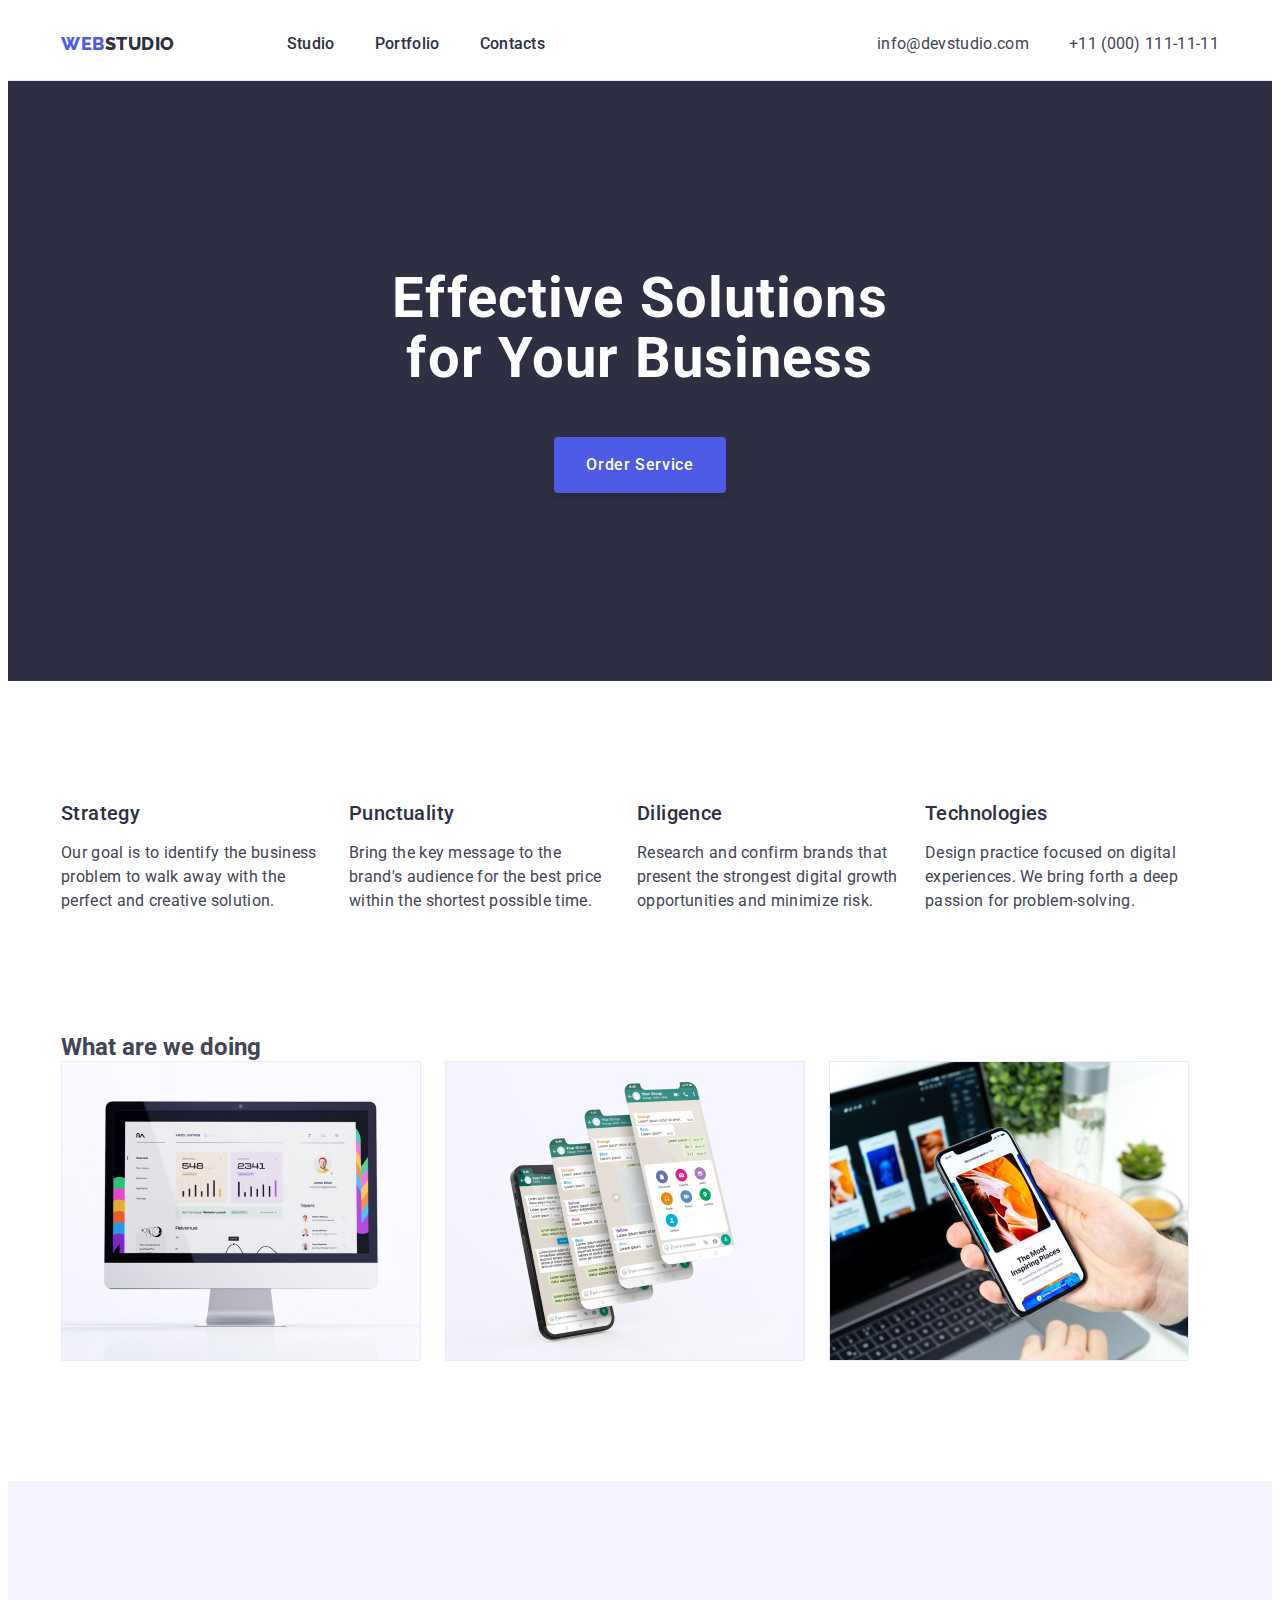
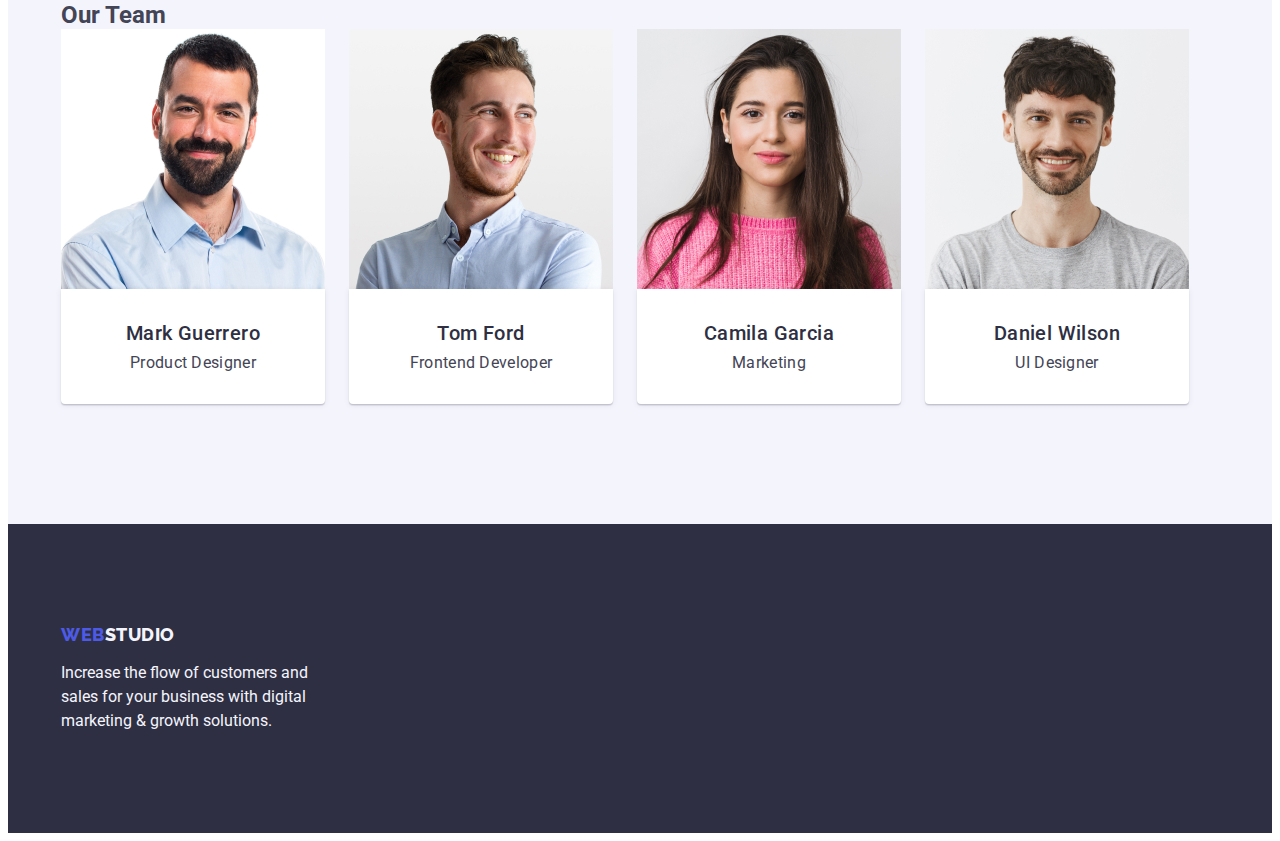
<file: index.html>
<!DOCTYPE html>
<html lang="en">
<head>
    <meta charset="UTF-8">
    <meta http-equiv="X-UA-Compatible" content="IE=edge">
    <meta name="viewport" content="width=device-width, initial-scale=1.0">
    <link href="https://cdnjs.cloudflare.com/ajax/libs/modern-normalize/1.1.0/modern-normalize.min.css" rel="stylesheet"
    integrity="sha512-wpPYUAdjBVSE4KJnH1VR1HeZfpl1ub8YT/NKx4PuQ5NmX2tKuGu6U/JRp5y+Y8XG2tV+wKQpNHVUX03MfMFn9Q=="
    crossorigin="anonymous" referrerpolicy="no-referrer" />
    <link rel="preconnect" href="https://fonts.googleapis.com" />
    <link rel="preconnect" href="https://fonts.gstatic.com" crossorigin />
    <link
      href="https://fonts.googleapis.com/css2?family=Raleway:wght@800&family=Roboto:wght@400;500;700;900&display=swap"
      rel="stylesheet"
    />
    <link rel="stylesheet" href="./css/style.css">
    <title>WebStudio</title>
</head>
<body>
    <header class="header"> 
        <div class="container header-container">
            <nav class="header-navigation">
                <a href="./index.html" class="first-logo-word link">Web<span class="second-logo-word link">Studio</span></a>
                    <ul class="list header-menu">
                        <li class="list-header"><a href="./index.html" class="link list-menu">Studio</a></li>
                        <li class="list-header"><a href="./portfolio.html" class="link list-menu">Portfolio</a></li>
                        <li class="list-header"><a href="" class="link list-menu">Contacts</a></li>
                    </ul>
            </nav>
            <address class="header-adress">
                <ul class="list address-list">
                    <li class="address-item"><a href="mailto:info@devstudio.com" class="list-adress link">info@devstudio.com</a></li>
                    <li class=""><a href="tel:+110001111111" class="list-adress link">+11 (000) 111-11-11</a></li>
                </ul>
            </address>        
        </div>                                              
    </header>
    <main>
        <section class="button-section">
           <div class="container container-button">
             <h1 class="solution">Effective Solutions
                 for Your Business</h1>
             <button type="button" class="order-button">Order Service</button>
           </div>
        </section>
     <section class="advantages-work">
        <div class="container container-work">
            <h2 class="visually-hidden">Company's advantages</h2>
            <ul class="list list-work">
                <li class="work-item">
                    <h3 class="list-description">Strategy</h3>
                    <p class="list-text">Our goal is to identify the business problem to walk away with the perfect and creative solution.</p>
                </li>
                <li class="work-item">
                    <h3 class="list-description">Punctuality</h3>
                    <p class="list-text">Bring the key message to the brand's audience for the best price within the shortest possible time.</p>
                </li>
                <li class="work-item">
                    <h3 class="list-description">Diligence</h3>
                    <p class="list-text">Research and confirm brands that present the strongest digital growth opportunities and minimize risk.</p>
                </li>
                <li class="work-item">
                    <h3 class="list-description">Technologies</h3>
                    <p class="list-text">Design practice focused on digital experiences. We bring forth a deep passion for problem-solving.</p>
                </li>
            </ul>
        </div>
     </section> 
     <section class="services">
        <div class="container">
            <h2 class="work">What are we doing</h2>
            <ul class="list services-img">
                <li class="services-img-item"><img src="./images/img_1.jpg" alt="Display" width="360"></li>
                <li class="services-img-item"><img src="./images/img_2.jpg" alt="Screen" width="360"></li>
                <li class="services-img-item"><img src="./images/img_3.jpg" alt="Laptop" width="360"></li>
            </ul>
        </div>
     </section>
     <section class="people-list">
        <div class="container stuff">
            <h2 class="work ">Our Team</h2>
            <ul class="list stuff-items">
                <li class="list-workers"><img src="./images/team_1.jpg" alt="Team member 1" width="264">
                    <div class="names-list">
                        <h3 class="names-worker">Mark Guerrero</h3><p class="worker-description">Product Designer</p>
                    </div>
                </li>
                <li class="list-workers"><img src="./images/team_2.jpg" alt="Team member 2" width="264">
                    <div class="names-list">
                        <h3 class="names-worker">Tom Ford</h3><p class="worker-description">Frontend Developer</p>
                    </div>
                </li>
                <li class="list-workers"><img src="./images/team_3.jpg" alt="Team member 3" width="264">
                    <div class="names-list">
                        <h3 class="names-worker">Camila Garcia</h3><p class="worker-description">Marketing</p>
                    </div>
                </li>
                <li class="list-workers"><img src="./images/team_4.jpg" alt="Team member 4" width="264">
                    <div class="names-list">
                        <h3 class="names-worker">Daniel Wilson</h3><p class="worker-description">UI Designer</p>
                    </div>
                </li>
            </ul>
        </div>
     </section>
    </main>
    <footer class="footer-info">
        <div class="container footer-container">
            <a href="./index.html" class="first-logo-word link footer-logo">Web<span class="second-logo-word-foot link">Studio</span></a> 
            <p class="footer-text">Increase the flow of customers and sales for your business with digital marketing & growth solutions.</p>
        </div>
    </footer>
</body>
</html>
</file>
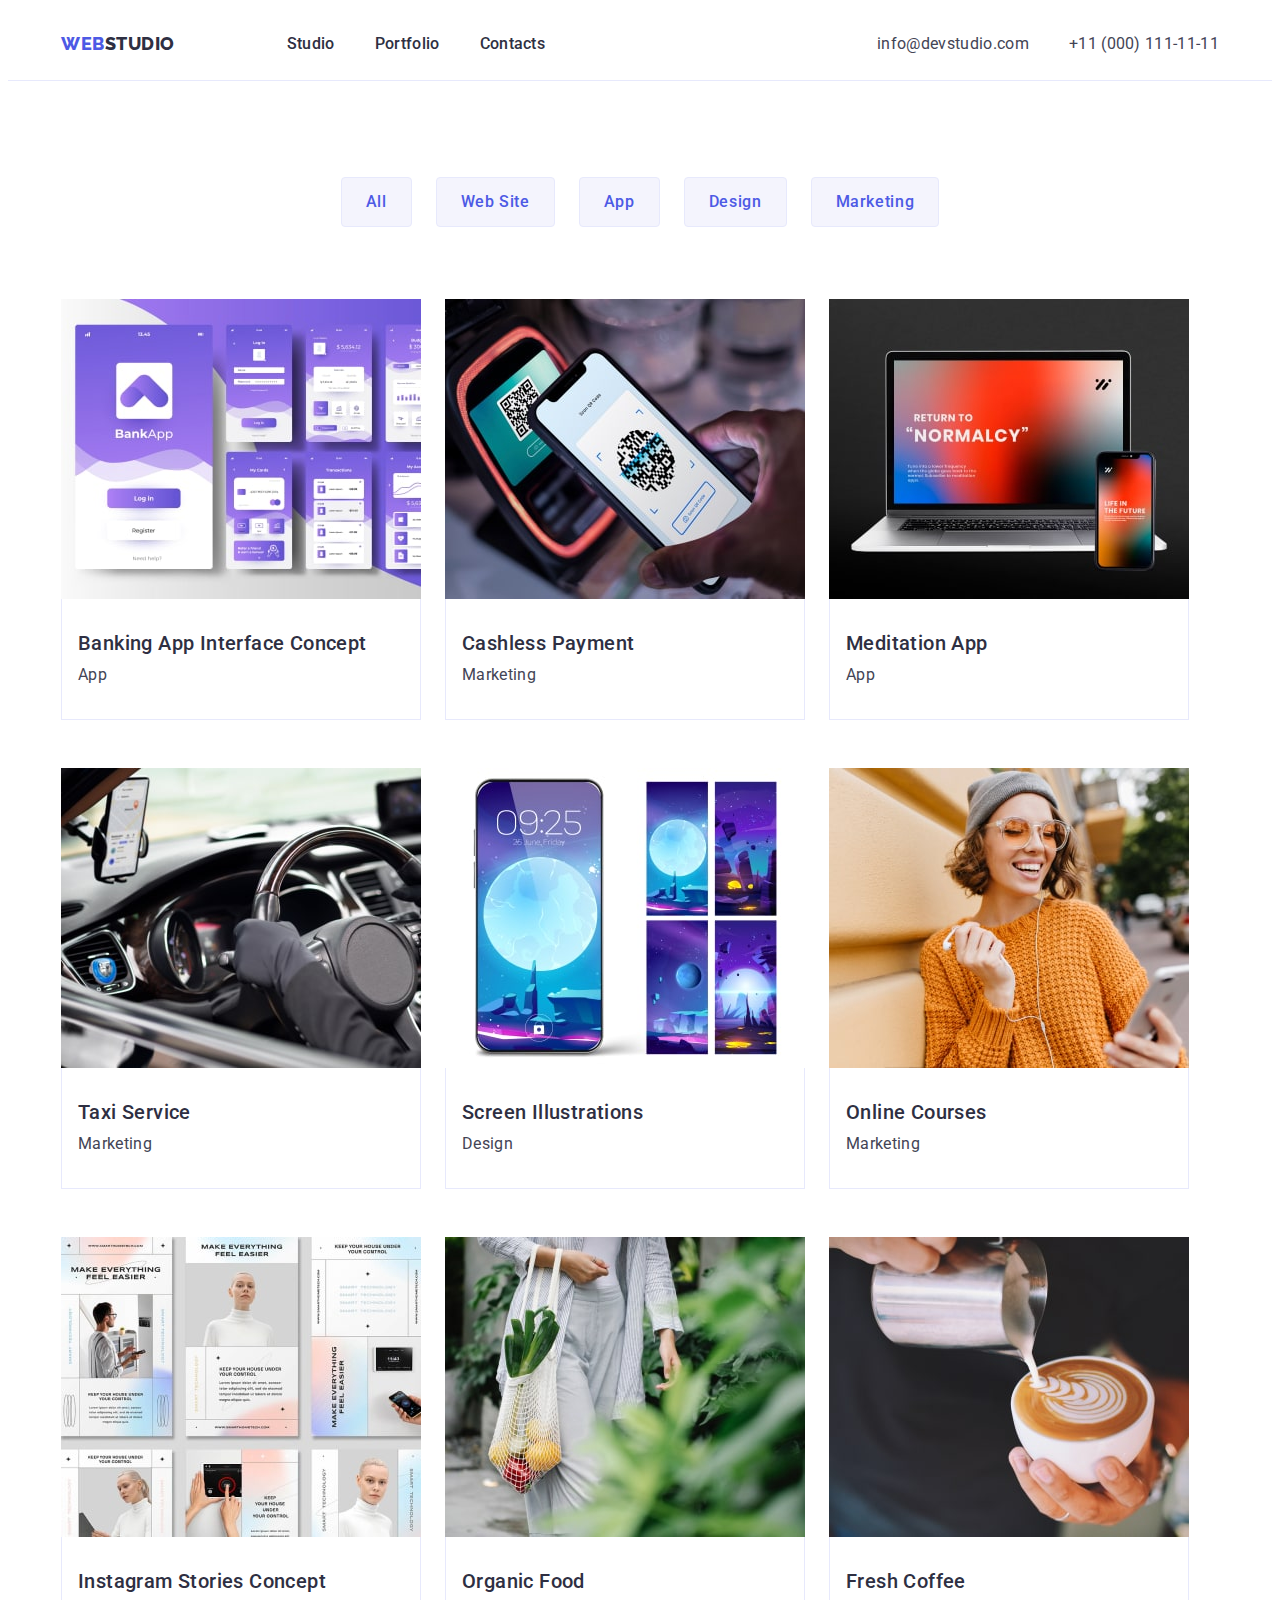
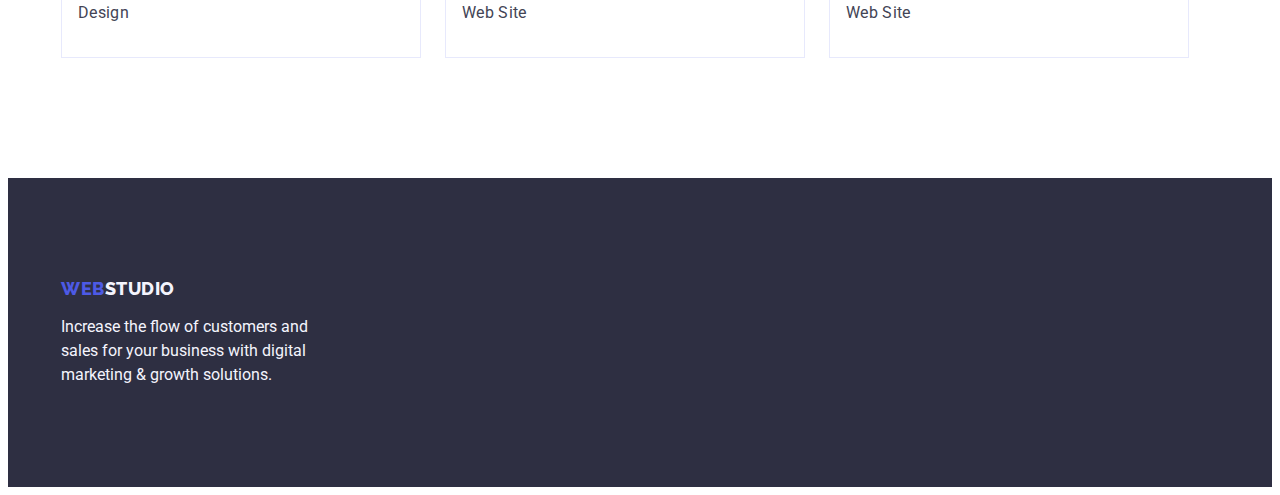
<file: portfolio.html>
<!DOCTYPE html>
<html lang="en">
<head>
    <meta charset="UTF-8">
    <meta http-equiv="X-UA-Compatible" content="IE=edge">
    <meta name="viewport" content="width=device-width, initial-scale=1.0">
    <link href="https://cdnjs.cloudflare.com/ajax/libs/modern-normalize/1.1.0/modern-normalize.min.css" rel="stylesheet"
    integrity="sha512-wpPYUAdjBVSE4KJnH1VR1HeZfpl1ub8YT/NKx4PuQ5NmX2tKuGu6U/JRp5y+Y8XG2tV+wKQpNHVUX03MfMFn9Q=="
    crossorigin="anonymous" referrerpolicy="no-referrer" />
    <link rel="preconnect" href="https://fonts.googleapis.com" />
    <link rel="preconnect" href="https://fonts.gstatic.com" crossorigin />
    <link
      href="https://fonts.googleapis.com/css2?family=Raleway:wght@800&family=Roboto:wght@400;500;700;900&display=swap"
      rel="stylesheet"
    />
    <link rel="stylesheet" href="./css/style.css">
    <title>Portfolio</title>
</head>
<body>
    <header class="header"> 
        <div class="container header-container">
            <nav class="header-navigation">
                <a href="./index.html" class="first-logo-word link">Web<span class="second-logo-word link">Studio</span></a>
                    <ul class="list portfolio-navigation">
                        <li class="list-header"><a href="./index.html" class="link list-menu">Studio</a></li>
                        <li class="list-header"><a href="./portfolio.html" class="link list-menu">Portfolio</a></li>
                        <li class="list-header"><a href="" class="link list-menu">Contacts</a></li>
                    </ul>
            </nav>
            <address class="header-adress">
                <ul class="list address-list">
                    <li class="address-item"><a href="mailto:info@devstudio.com" class="list-adress link">info@devstudio.com</a></li>
                    <li class=""><a href="tel:+110001111111" class="list-adress link">+11 (000) 111-11-11</a></li>
                </ul>
            </address>        
        </div>                                              
    </header>
    <main>
        <section class="portfolio-menu">
            <div class="container">
                <h1 class="visually-hidden">Portfolio</h1>
                
                    <ul class="list portfolio-nav-list">
                        <li><button type="button" class="order-button-portfolio">All</button></li>
                        <li><button type="button" class="order-button-portfolio">Web Site</button></li>
                        <li><button type="button" class="order-button-portfolio">App</button></li>
                        <li><button type="button" class="order-button-portfolio">Design</button></li>
                        <li><button type="button" class="order-button-portfolio">Marketing</button></li>
                    </ul>
                
                <!-- <div class="img-portfolio-list"> -->
                    <ul class="list image-list"> 
                        <li class="image-list-item">
                            <a class="link">
                                <img src="./images/1-min.jpeg" alt="Bank App" height="300" width="360">
                                <div class="description-container">
                                    <h2 class="photo-description">Banking App Interface Concept</h2>
                                    <p class="photo-text">App</p>
                                </div>
                            </a>
                        </li>
                        <li class="image-list-item">
                            <a class="link">
                                <img src="./images/2-min.jpeg" alt="Pay" height="300" width="360">
                                <div class="description-container">
                                    <h2 class="photo-description">Cashless Payment</h2>
                                    <p class="photo-text">Marketing</p>
                                </div>
                            </a>
                        </li>
                        <li class="image-list-item">
                            <a class="link">
                                <img src="./images/3-min.jpeg" alt="Laptop" height="300" width="360">
                                <div class="description-container">
                                    <h2 class="photo-description">Meditation App</h2>
                                    <p class="photo-text">App</p>
                                </div>
                            </a>
                        </li>
                        <li class="image-list-item">
                            <a class="link">
                                <img src="./images/4-min.jpeg" alt="Driver" height="300" width="360">
                                <div class="description-container">
                                    <h2 class="photo-description">Taxi Service</h2>
                                    <p class="photo-text">Marketing</p>
                                </div>
                            </a>
                        </li>
                        <li class="image-list-item">
                            <a class="link">
                                <img src="./images/5-min.jpeg" alt="Screen" height="300" width="360">
                                <div class="description-container">
                                    <h2 class="photo-description">Screen Illustrations</h2>
                                    <p class="photo-text">Design</p>
                                </div>
                            </a>
                        </li>
                        <li class="image-list-item">
                            <a class="link">
                                <img src="./images/6-min.jpeg" alt="Girl" height="300" width="360">
                                <div class="description-container">
                                    <h2 class="photo-description">Online Courses</h2>
                                    <p class="photo-text">Marketing</p>
                                </div>
                            </a>
                        </li>
                        <li class="image-list-item">
                            <a class="link">
                                <img src="./images/7-min.jpeg" alt="Screenshots" height="300" width="360">
                                <div class="description-container">
                                    <h2 class="photo-description">Instagram Stories Concept</h2>
                                    <p class="photo-text">Design</p>
                                </div>
                            </a>
                        </li>
                        <li class="image-list-item">
                            <a class="link">
                                <img src="./images/8-min.jpeg" alt="Shopping" height="300" width="360">
                                <div class="description-container">
                                    <h2 class="photo-description">Organic Food</h2>
                                    <p class="photo-text">Web Site</p>
                                </div>
                            </a>
                        </li>
                        <li class="image-list-item">
                            <a class="link">
                                <img src="./images/9-min.jpeg" alt="Coffee" height="300" width="360">
                               <div class="description-container">
                                    <h2 class="photo-description">Fresh Coffee</h2>
                                    <p class="photo-text">Web Site</p>
                               </div>
                            </a>
                        </li>
                    </ul>
            </div>
        </section>
    </main>
    <footer class="footer-info">
        <div class="container footer-container">
            <a href="./index.html" class="first-logo-word link footer-logo">Web<span class="second-logo-word-foot link">Studio</span></a> 
            <p class="footer-text">Increase the flow of customers and sales for your business with digital marketing & growth solutions.</p>
        </div>
    </footer>
</body>
</html>
</file>
<file: css/style.css>
body {
    font-family: "Roboto", sans-serif;
    background-color: #ffffff;
    font-size: 16px;
    color: #434455;
}
:root {
    --primary-black-color: #2e2f42;
}
a {
    text-decoration: none;
    
}
p, h1, h2, h3, h4, h5, h6 {
    margin-top: 0;
    margin-bottom: 0;
}
ul, ol{
    list-style-type: none;
    margin-top: 0;
    margin-bottom: 0;
    padding-left: 0;
}
img {
    display: block;
}
.container { 
    max-width: 1158px;
    padding-left: 15px;
    padding-right: 15px;
    margin-left: 156px;
    margin-right: 156px;
    margin: 0 auto;
    /* border: 1px solid red; */
}
.visually-hidden {
    position: absolute;
    width: 1px;
    height: 1px;
    margin: -1px;
    border: 0;
    padding: 0;
    white-space: nowrap;
    clip-path: inset(100%);
    clip: rect(0 0 0 0);
    overflow: hidden;
}
footer {
    background-color: #2E2F42;
}
.first-logo-word {
    color:#4D5AE5;
    font-size: 18px;
    font-family: Raleway, sans-serif;
    font-weight: 800;
    line-height: 1.17;
    letter-spacing: 0.03em;
    text-transform: uppercase;
    text-decoration: none;
    margin-right: 76px;
    display: inline-block;
    /* margin-bottom: 16px; */
}
.footer-logo {
    margin-bottom: 16px;
}
.second-logo-word {
    color: #2E2F42;
    font-size: 18px;
    font-family: Raleway, sans-serif;
    font-weight: 800;
    line-height: 1.17;
    letter-spacing: 0.03em;
    text-transform: uppercase;
    text-decoration: none;
    /* margin-right: 76px; */
}

.second-logo-word-foot {
    color: #f4f4fd;
    font-size: 18px;
    font-family: Raleway, sans-serif;
    font-weight: 800;
    line-height: 1.17;
    letter-spacing: 0.03em;
    text-transform: uppercase;
    text-decoration: none
}
.link-word {
    color: #2E2F42;
    font-size: 16px;
    font-family: Roboto, sans-serif;
    font-weight: 500;
    line-height: 1.5;
    letter-spacing: 0.02em;
    list-style: none;
    text-decoration:none;
}
.link-word:hover,
.link-word:focus {
    color: #404bbf;
}
.list-adress {
    color: #434455;
    font-size: 16px;
    font-family: Roboto, sans-serif;
    line-height: 24px;
    font-style: normal;
    letter-spacing: 0.02em;
}
.list-adress:hover,
.list-adress:focus {
    color: #404bbf;
}
.order-button {
    color:  #FFF;
    font-size: 16px;
    font-family: Roboto, sans-serif;
    font-weight: 500;
    line-height: 1.5;
    letter-spacing: 0.04em;
    padding: 16px 32px;
    border-radius: 4px;
    background: var(--iris, #4D5AE5);
    box-shadow: 0px 4px 4px 0px rgba(0, 0, 0, 0.15);
    margin: 0 auto;
    margin-top: 48px;
    display: block;
    min-width: 169px;
    height: 56px;
    border: none;
    cursor: pointer;
}
.order-button:hover,
.order-button:focus {
    background-color:  #404BBF;
    cursor: pointer;
}
.button-section {
    background-color: #2E2F42;
    padding: 188px 0;
    /* width: 1440px; */
}
.footer-text {
    color: #F4F4FD;
    width: 264px;
    line-height: 1.5;
}
.portfolio-menu {
    color:  #4D5AE5;
    font-size: 16px;
    font-family: Roboto, sans-serif;
    font-weight: 500;
    line-height: 1.5;
    letter-spacing: 0.04em;
    /* padding-bottom: 120px; */
    padding: 96px 0 120px 0;
}
.people-list {
    background-color: #F4F4FD;
    /* padding-top: 120px; */
    padding: 120px 0;
}
.list-work {
    background-color: #FFFFFF;
    display: flex;
    gap: 24px;
}
.names-worker {
    font-weight: 500;
    font-size: 20px;
    line-height: 1.2;
    letter-spacing: 0.02em;
    color: #2e2f42;
    margin-bottom: 72px;
}
.worker-description {
    color:  #434455;
    letter-spacing: 0.02em;
    font-size: 16px;
}
.order-button-portfolio {
    color:  #4d5ae5;
    font-size: 16px;
    font-family: Roboto, sans-serif;
    font-weight: 500;
    line-height: 1.5;
    letter-spacing: 0.04em;
    padding: 12px 24px;
    border-radius: 4px;
    border: 1px solid var(--cornflower, #E7E9FC);
    background:#F4F4FD;
}
.order-button-portfolio:hover,
.order-button-portfolio:focus {
    color: #FFFFFF;
    background-color: #404BBF;
    cursor: pointer;
    border: 1px solid transparent;
}
.image-list {
    list-style: none;
    display: flex;
    flex-wrap: wrap;
    gap: 48px 24px;
}
.link {
    text-decoration: none;
}
.photo-description {
    font-weight: 500;
    font-size: 20px;
    line-height: 1.2;
    letter-spacing: 0.02em;
    color: #2e2f42;
    margin-bottom: 8px;;
}
.photo-text {
    color: #434455;
    font-size: 16px;
    font-weight: 400;
    line-height: 1.5;
    letter-spacing: 0.02em;
}
.header-adress {
    font-style: normal;
    
}

.header-nav:hover,
.header-nav:focus {
    color: #404bbf;
}
.list-menu {
    color: #2E2F42;
    font-size: 16px;
    font-family: Roboto, sans-serif;
    line-height: 1.5;
    font-style: normal;
    letter-spacing: 0.02em;
    font-weight: 500;
    padding: 24px 0;
    
}
.list-menu:hover,
.list-menu:focus {
    color: #404bbf;
}
.list-description {
    font-weight: 500;
    font-size: 20px;
    line-height: 1.2;
    letter-spacing: 0.02em;
    color: #2e2f42;
    margin-bottom: 8px;
}
.header-container {
    display: flex;
    align-items: center;
    gap: 332px;
}
.header-menu {
    display: flex;
    gap: 40px;
}
.address-list {
    display: flex;
    gap: 24px;
}

.header {
    padding-top: 24px;
    padding-bottom: 24px;
    border-bottom: 1px solid #e7e9fc;
}
.header-navigation {
    display: flex;
    flex-grow: 1;
    justify-content: space-between;
    align-items: center;
}
.address-list {
    gap: 40px;
}
.container-button {
    
}
.solution {
    max-width: 496px;
    margin: 0 auto;
    color: #FFF;
    text-align: center;
    font-size: 56px;
    font-family: Roboto, sans-serif;
    font-weight: 700;
    letter-spacing: 0.02em;
    line-height: 1.07;
    /* padding-top: 188px; */
}
.container-work {
   
    display: flex;
}
.work-item {
    width: 264px;
}
/* .list-work {
    display: flex;
    gap: 32px;
} */
.list-text {
    padding-top: 8px;
font-size: 16px;
font-weight: 400;
line-height: 1.5;
letter-spacing: 0.02em;
}

.advantages-work {
    padding: 120px 0;
}
.services-img {
    display: flex;
    gap: 24px;
}
.services {
    padding-bottom: 120px;
}
.stuff-items {
    display: flex;
    gap: 24px;
}
.list-workers {
    display: flex;
    flex-direction: column;
    text-align: center;
    border-radius: 0px 0px 4px 4px;
}
.names-worker {
   
}
.stuff {
    /* padding-bottom: 120px; */
}
.names-list {
    padding: 32px 16px;
    border-radius: 0px 0px 4px 4px;
    background: var(--white, #FFF);
    box-shadow: 0px 2px 1px 0px rgba(46, 47, 66, 0.08), 0px 1px 1px 0px rgba(46, 47, 66, 0.16), 0px 1px 6px 0px rgba(46, 47, 66, 0.08);
}
.names-worker {
    margin-bottom: 8px;
}
.footer-container {
    /* padding: 100px 0; */
}
/* .footer-text {
    margin-top: 17.5px;
} */
.portfolio-nav-list {
    display: flex;
    gap: 24px;
    display: flex;
    justify-content: center;
    margin-bottom: 72px;
}
.portfolio-navigation {
    display: flex;
    gap: 40px;
}
/* .portfolio-nav-container {
    padding-top: 96px;
    padding-bottom: 72px;
    display: flex;
    justify-content: center;
} */
.img-portfolio-list {
    display: flex;
}
.description-container {
    /* margin: 32px 16px; */
    padding: 32px 16px;
    border: 1px solid #e7e9fc;
    border-top: none;
}
.footer-info {
    padding: 100px 0;
}
</file>
